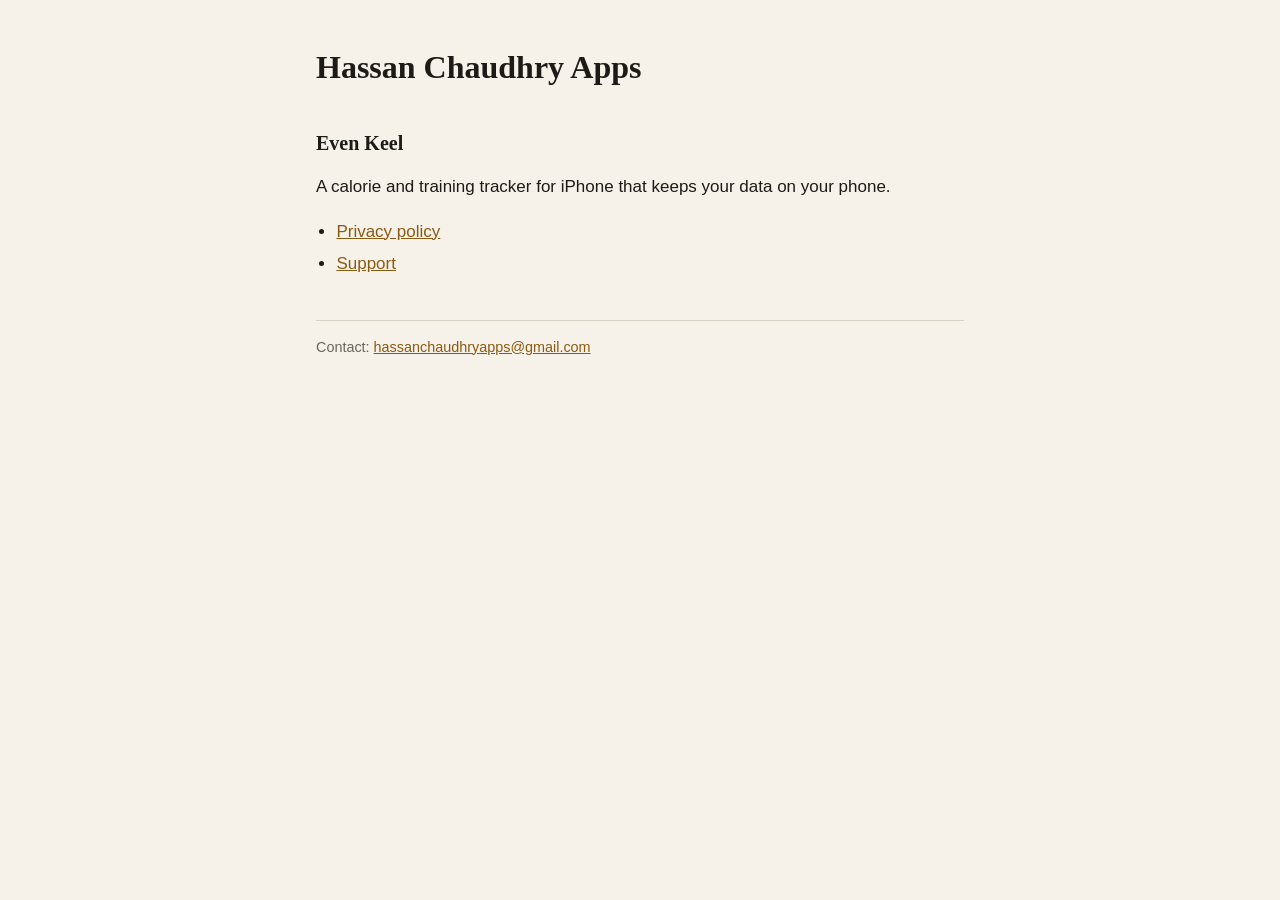
<file: index.html>
<!doctype html><html lang="en"><head><meta charset="utf-8"><meta name="viewport" content="width=device-width,initial-scale=1"><title>Hassan Chaudhry Apps</title><link rel="stylesheet" href="/style.css"></head>
<body><main>
<h1>Hassan Chaudhry Apps</h1>
<h2>Even Keel</h2>
<p>A calorie and training tracker for iPhone that keeps your data on your phone.</p>
<ul><li><a href="/keel/privacy/">Privacy policy</a></li><li><a href="/keel/support/">Support</a></li></ul>
<footer>Contact: <a href="mailto:hassanchaudhryapps@gmail.com">hassanchaudhryapps@gmail.com</a></footer>
</main></body></html>
</file>
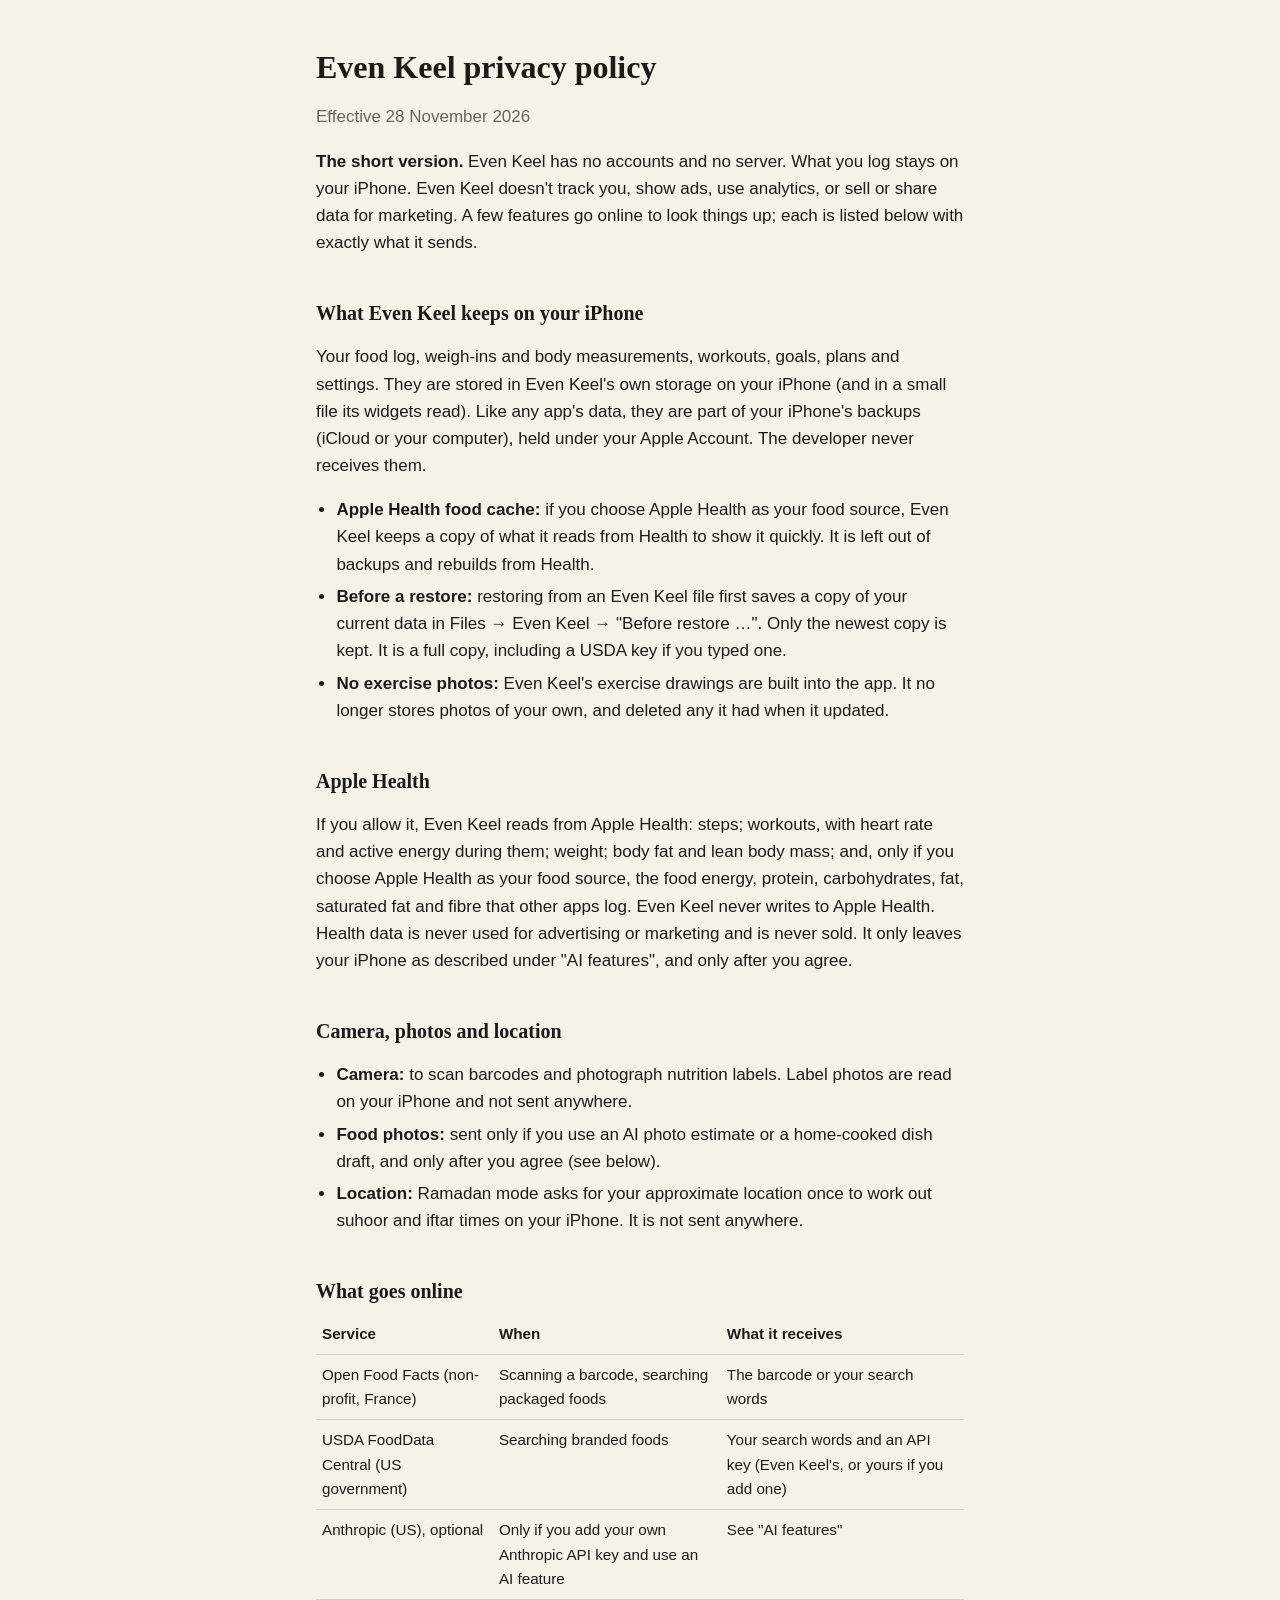
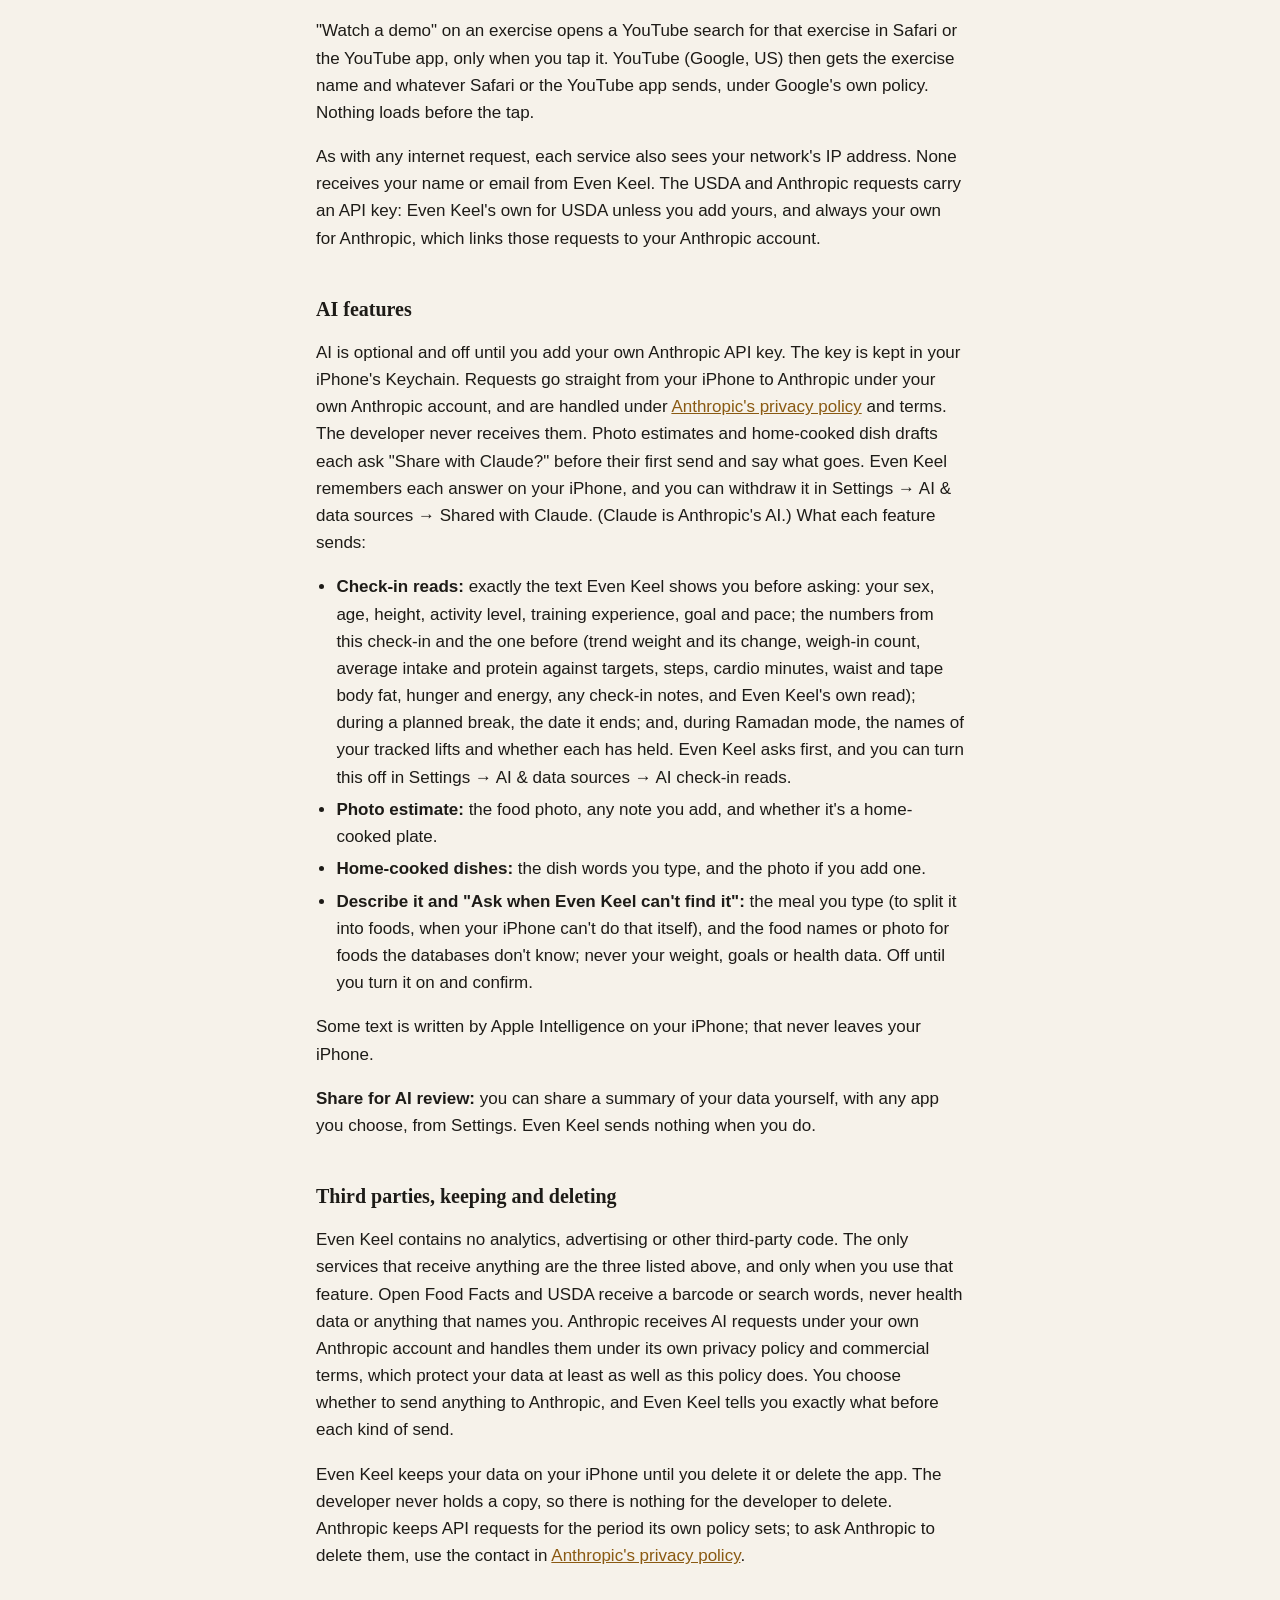
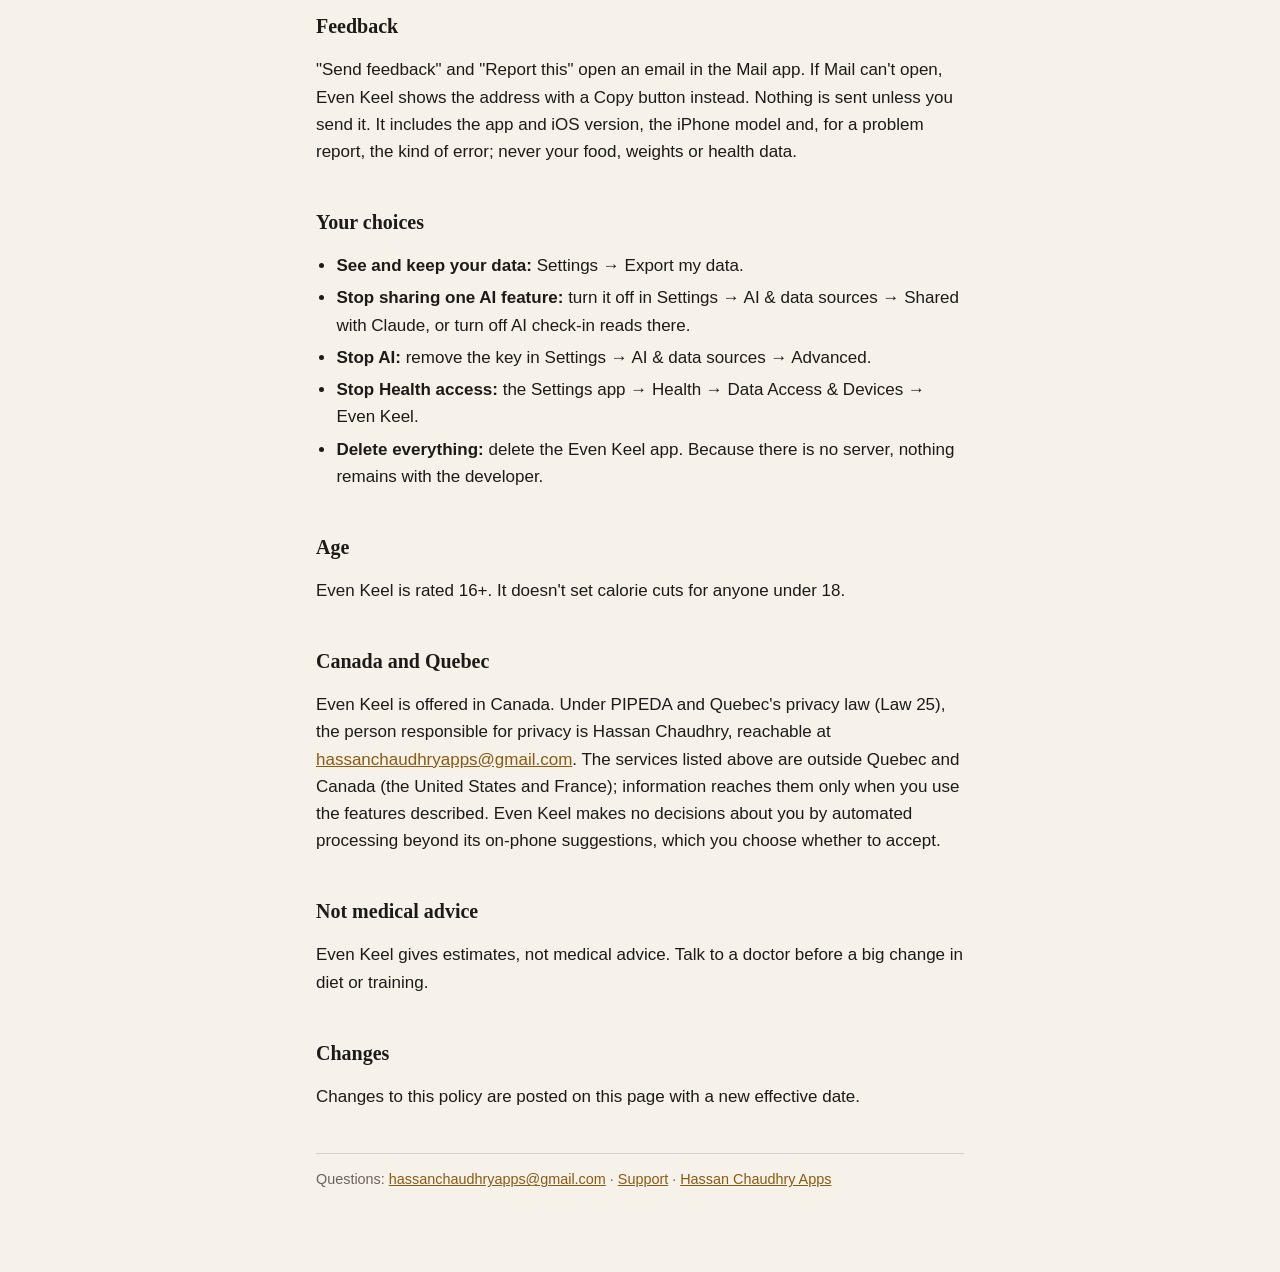
<file: keel/privacy/index.html>
<!doctype html><html lang="en"><head><meta charset="utf-8"><meta name="viewport" content="width=device-width,initial-scale=1"><title>Even Keel Privacy Policy</title><link rel="stylesheet" href="/style.css"></head>
<body><main>
<h1>Even Keel privacy policy</h1>
<p class="date">Effective 28 November 2026</p>

<p><strong>The short version.</strong> Even Keel has no accounts and no server. What you log stays on your iPhone. Even Keel doesn't track you, show ads, use analytics, or sell or share data for marketing. A few features go online to look things up; each is listed below with exactly what it sends.</p>

<h2>What Even Keel keeps on your iPhone</h2>
<p>Your food log, weigh-ins and body measurements, workouts, goals, plans and settings. They are stored in Even Keel's own storage on your iPhone (and in a small file its widgets read). Like any app's data, they are part of your iPhone's backups (iCloud or your computer), held under your Apple Account. The developer never receives them.</p>
<ul>
<li><strong>Apple Health food cache:</strong> if you choose Apple Health as your food source, Even Keel keeps a copy of what it reads from Health to show it quickly. It is left out of backups and rebuilds from Health.</li>
<li><strong>Before a restore:</strong> restoring from an Even Keel file first saves a copy of your current data in Files → Even Keel → "Before restore …". Only the newest copy is kept. It is a full copy, including a USDA key if you typed one.</li>
<li><strong>No exercise photos:</strong> Even Keel's exercise drawings are built into the app. It no longer stores photos of your own, and deleted any it had when it updated.</li>
</ul>

<h2>Apple Health</h2>
<p>If you allow it, Even Keel reads from Apple Health: steps; workouts, with heart rate and active energy during them; weight; body fat and lean body mass; and, only if you choose Apple Health as your food source, the food energy, protein, carbohydrates, fat, saturated fat and fibre that other apps log. Even Keel never writes to Apple Health. Health data is never used for advertising or marketing and is never sold. It only leaves your iPhone as described under "AI features", and only after you agree.</p>

<h2>Camera, photos and location</h2>
<ul>
<li><strong>Camera:</strong> to scan barcodes and photograph nutrition labels. Label photos are read on your iPhone and not sent anywhere.</li>
<li><strong>Food photos:</strong> sent only if you use an AI photo estimate or a home-cooked dish draft, and only after you agree (see below).</li>
<li><strong>Location:</strong> Ramadan mode asks for your approximate location once to work out suhoor and iftar times on your iPhone. It is not sent anywhere.</li>
</ul>

<h2>What goes online</h2>
<table>
<thead><tr><th>Service</th><th>When</th><th>What it receives</th></tr></thead>
<tbody>
<tr><td>Open Food Facts (non-profit, France)</td><td>Scanning a barcode, searching packaged foods</td><td>The barcode or your search words</td></tr>
<tr><td>USDA FoodData Central (US government)</td><td>Searching branded foods</td><td>Your search words and an API key (Even Keel's, or yours if you add one)</td></tr>
<tr><td>Anthropic (US), optional</td><td>Only if you add your own Anthropic API key and use an AI feature</td><td>See "AI features"</td></tr>
</tbody></table>
<p>"Watch a demo" on an exercise opens a YouTube search for that exercise in Safari or the YouTube app, only when you tap it. YouTube (Google, US) then gets the exercise name and whatever Safari or the YouTube app sends, under Google's own policy. Nothing loads before the tap.</p>
<p>As with any internet request, each service also sees your network's IP address. None receives your name or email from Even Keel. The USDA and Anthropic requests carry an API key: Even Keel's own for USDA unless you add yours, and always your own for Anthropic, which links those requests to your Anthropic account.</p>

<h2>AI features</h2>
<p>AI is optional and off until you add your own Anthropic API key. The key is kept in your iPhone's Keychain. Requests go straight from your iPhone to Anthropic under your own Anthropic account, and are handled under <a href="https://www.anthropic.com/legal/privacy">Anthropic's privacy policy</a> and terms. The developer never receives them. Photo estimates and home-cooked dish drafts each ask "Share with Claude?" before their first send and say what goes. Even Keel remembers each answer on your iPhone, and you can withdraw it in Settings → AI &amp; data sources → Shared with Claude. (Claude is Anthropic's AI.) What each feature sends:</p>
<ul>
<li><strong>Check-in reads:</strong> exactly the text Even Keel shows you before asking: your sex, age, height, activity level, training experience, goal and pace; the numbers from this check-in and the one before (trend weight and its change, weigh-in count, average intake and protein against targets, steps, cardio minutes, waist and tape body fat, hunger and energy, any check-in notes, and Even Keel's own read); during a planned break, the date it ends; and, during Ramadan mode, the names of your tracked lifts and whether each has held. Even Keel asks first, and you can turn this off in Settings → AI &amp; data sources → AI check-in reads.</li>
<li><strong>Photo estimate:</strong> the food photo, any note you add, and whether it's a home-cooked plate.</li>
<li><strong>Home-cooked dishes:</strong> the dish words you type, and the photo if you add one.</li>
<li><strong>Describe it and "Ask when Even Keel can't find it":</strong> the meal you type (to split it into foods, when your iPhone can't do that itself), and the food names or photo for foods the databases don't know; never your weight, goals or health data. Off until you turn it on and confirm.</li>
</ul>
<p>Some text is written by Apple Intelligence on your iPhone; that never leaves your iPhone.</p>
<p><strong>Share for AI review:</strong> you can share a summary of your data yourself, with any app you choose, from Settings. Even Keel sends nothing when you do.</p>

<h2>Third parties, keeping and deleting</h2>
<p>Even Keel contains no analytics, advertising or other third-party code. The only services that receive anything are the three listed above, and only when you use that feature. Open Food Facts and USDA receive a barcode or search words, never health data or anything that names you. Anthropic receives AI requests under your own Anthropic account and handles them under its own privacy policy and commercial terms, which protect your data at least as well as this policy does. You choose whether to send anything to Anthropic, and Even Keel tells you exactly what before each kind of send.</p>
<p>Even Keel keeps your data on your iPhone until you delete it or delete the app. The developer never holds a copy, so there is nothing for the developer to delete. Anthropic keeps API requests for the period its own policy sets; to ask Anthropic to delete them, use the contact in <a href="https://www.anthropic.com/legal/privacy">Anthropic's privacy policy</a>.</p>

<h2>Feedback</h2>
<p>"Send feedback" and "Report this" open an email in the Mail app. If Mail can't open, Even Keel shows the address with a Copy button instead. Nothing is sent unless you send it. It includes the app and iOS version, the iPhone model and, for a problem report, the kind of error; never your food, weights or health data.</p>

<h2>Your choices</h2>
<ul>
<li><strong>See and keep your data:</strong> Settings → Export my data.</li>
<li><strong>Stop sharing one AI feature:</strong> turn it off in Settings → AI &amp; data sources → Shared with Claude, or turn off AI check-in reads there.</li>
<li><strong>Stop AI:</strong> remove the key in Settings → AI &amp; data sources → Advanced.</li>
<li><strong>Stop Health access:</strong> the Settings app → Health → Data Access &amp; Devices → Even Keel.</li>
<li><strong>Delete everything:</strong> delete the Even Keel app. Because there is no server, nothing remains with the developer.</li>
</ul>

<h2>Age</h2>
<p>Even Keel is rated 16+. It doesn't set calorie cuts for anyone under 18.</p>

<h2>Canada and Quebec</h2>
<p>Even Keel is offered in Canada. Under PIPEDA and Quebec's privacy law (Law 25), the person responsible for privacy is Hassan Chaudhry, reachable at <a href="mailto:hassanchaudhryapps@gmail.com">hassanchaudhryapps@gmail.com</a>. The services listed above are outside Quebec and Canada (the United States and France); information reaches them only when you use the features described. Even Keel makes no decisions about you by automated processing beyond its on-phone suggestions, which you choose whether to accept.</p>

<h2>Not medical advice</h2>
<p>Even Keel gives estimates, not medical advice. Talk to a doctor before a big change in diet or training.</p>

<h2>Changes</h2>
<p>Changes to this policy are posted on this page with a new effective date.</p>

<footer>Questions: <a href="mailto:hassanchaudhryapps@gmail.com">hassanchaudhryapps@gmail.com</a> · <a href="/keel/support/">Support</a> · <a href="/">Hassan Chaudhry Apps</a></footer>
</main></body></html>
</file>
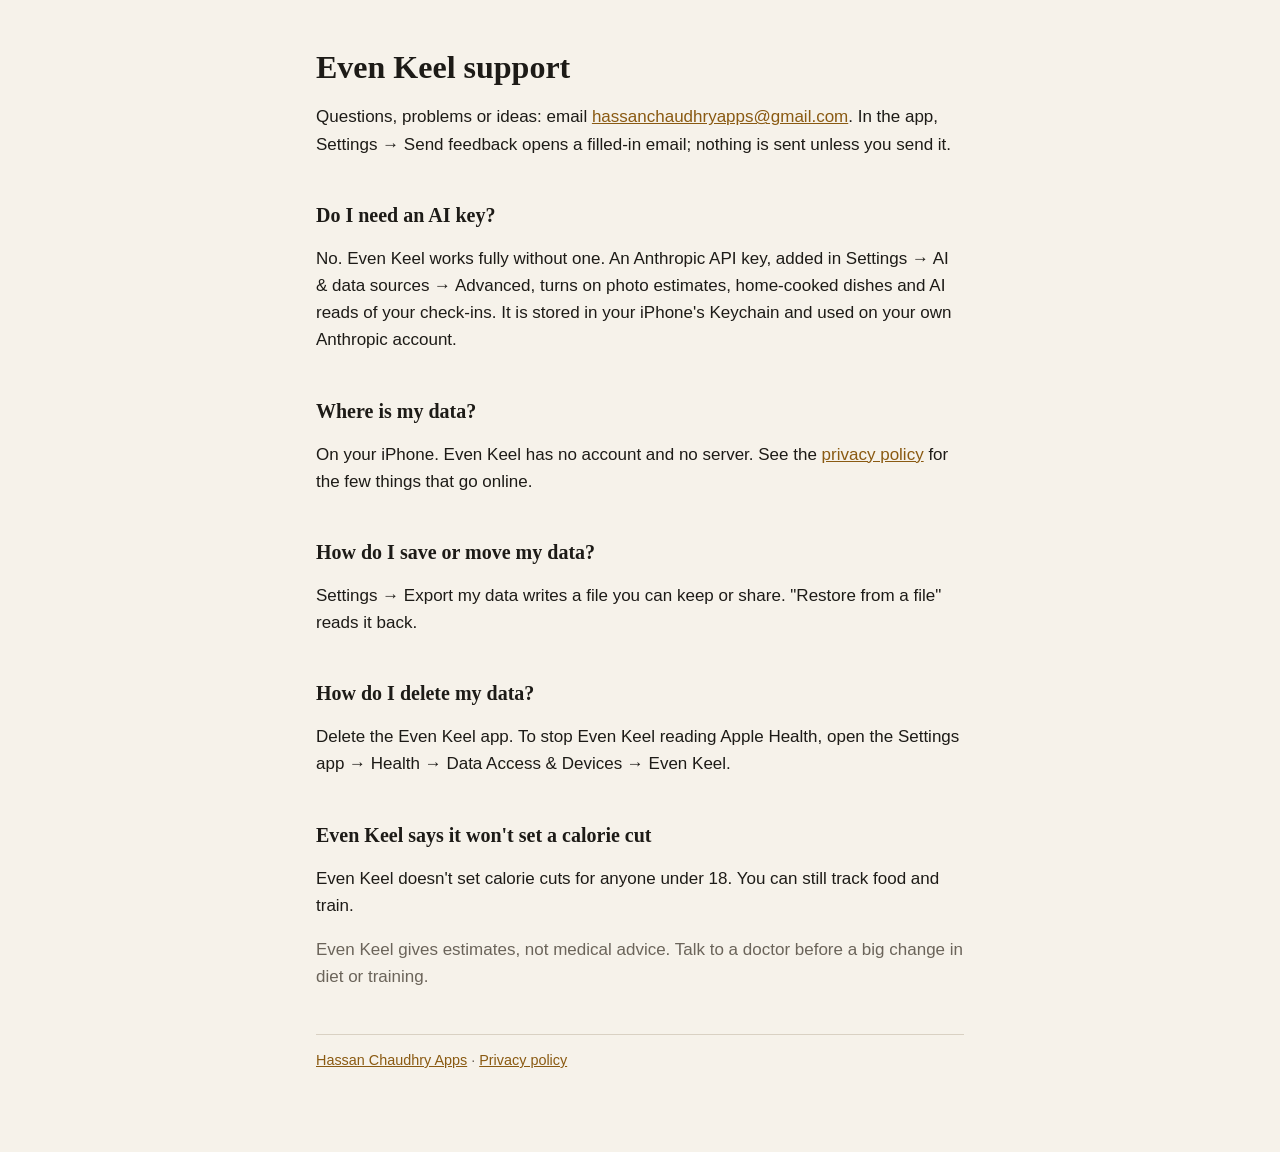
<file: keel/support/index.html>
<!doctype html><html lang="en"><head><meta charset="utf-8"><meta name="viewport" content="width=device-width,initial-scale=1"><title>Even Keel Support</title><link rel="stylesheet" href="/style.css"></head>
<body><main>
<h1>Even Keel support</h1>
<p>Questions, problems or ideas: email <a href="mailto:hassanchaudhryapps@gmail.com">hassanchaudhryapps@gmail.com</a>. In the app, Settings → Send feedback opens a filled-in email; nothing is sent unless you send it.</p>

<h2>Do I need an AI key?</h2>
<p>No. Even Keel works fully without one. An Anthropic API key, added in Settings → AI &amp; data sources → Advanced, turns on photo estimates, home-cooked dishes and AI reads of your check-ins. It is stored in your iPhone's Keychain and used on your own Anthropic account.</p>

<h2>Where is my data?</h2>
<p>On your iPhone. Even Keel has no account and no server. See the <a href="/keel/privacy/">privacy policy</a> for the few things that go online.</p>

<h2>How do I save or move my data?</h2>
<p>Settings → Export my data writes a file you can keep or share. "Restore from a file" reads it back.</p>

<h2>How do I delete my data?</h2>
<p>Delete the Even Keel app. To stop Even Keel reading Apple Health, open the Settings app → Health → Data Access &amp; Devices → Even Keel.</p>

<h2>Even Keel says it won't set a calorie cut</h2>
<p>Even Keel doesn't set calorie cuts for anyone under 18. You can still track food and train.</p>

<p class="muted">Even Keel gives estimates, not medical advice. Talk to a doctor before a big change in diet or training.</p>
<footer><a href="/">Hassan Chaudhry Apps</a> · <a href="/keel/privacy/">Privacy policy</a></footer>
</main></body></html>
</file>
<file: style.css>
:root{--bg:#f6f2ea;--ink:#1d1b17;--muted:#6b645a;--rule:#d9d1c3;--link:#8a5a12}
@media (prefers-color-scheme:dark){:root{--bg:#121110;--ink:#ece6da;--muted:#a39b8e;--rule:#2e2b27;--link:#e0a84a}}
*{box-sizing:border-box}
body{margin:0;background:var(--bg);color:var(--ink);font:17px/1.6 -apple-system,BlinkMacSystemFont,"Helvetica Neue",sans-serif}
main{max-width:680px;margin:0 auto;padding:48px 16px 80px}
h1{font:600 2rem/1.2 ui-serif,Georgia,serif;margin:0 0 4px}
h2{font:600 1.25rem/1.3 ui-serif,Georgia,serif;margin:2.2em 0 .4em}
.date,.muted{color:var(--muted)}
a{color:var(--link)}
ul{padding-left:1.2em}
li{margin:.3em 0}
table{width:100%;border-collapse:collapse;font-size:.95rem;margin:.6em 0}
th,td{text-align:left;vertical-align:top;padding:8px 6px;border-bottom:1px solid var(--rule)}
footer{margin-top:3em;padding-top:1em;border-top:1px solid var(--rule);color:var(--muted);font-size:.9rem}
@media (max-width:520px){table,thead,tbody,tr,th,td{display:block}thead{display:none}td{border:0;padding:2px 0}tr{border-bottom:1px solid var(--rule);padding:8px 0}td:first-child{font-weight:600}}
</file>
